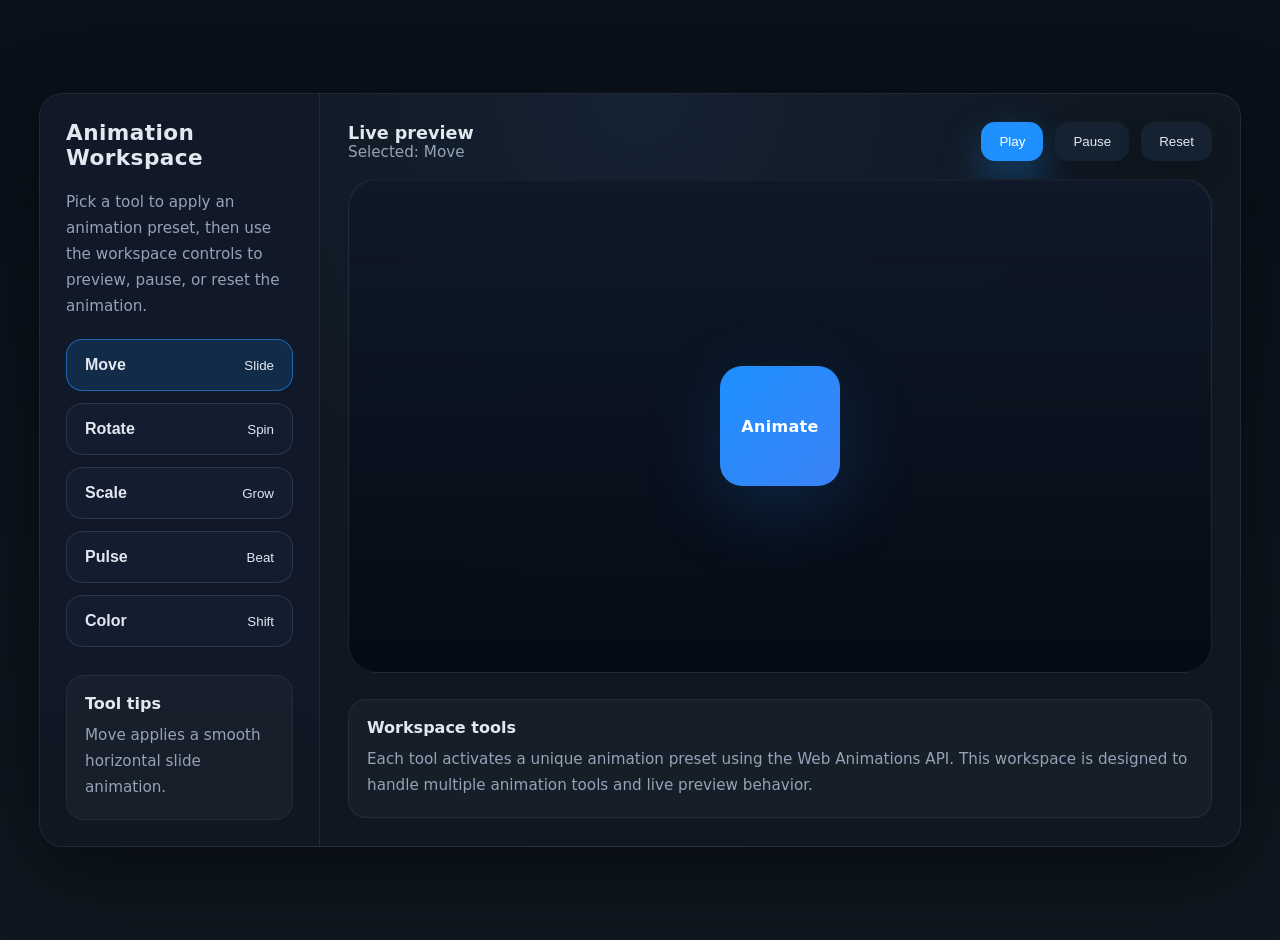
<file: Untitled-1.html>
<!doctype html>
<html lang="en">
<head>
	<meta charset="utf-8" />
	<meta name="viewport" content="width=device-width,initial-scale=1" />
	<title>Animation Workspace</title>
	<style>
		:root{--bg:#0f1720;--panel:#111827;--accent:#1e90ff;--surface:#152232;--text:#e2e8f0;--muted:#94a3b8}
		html,body{height:100%;margin:0;font-family:system-ui,system-ui,-apple-system,Segoe UI,Roboto,sans-serif;background:linear-gradient(180deg,#08101a,#0f1720);color:var(--text)}
		body{display:flex;align-items:center;justify-content:center;padding:20px}
		.app{width:min(1200px,100%);min-height:680px;background:radial-gradient(circle at top,#152232 0%,#0f1720 55%);border:1px solid rgba(255,255,255,.08);border-radius:24px;overflow:hidden;display:grid;grid-template-columns:280px 1fr;box-shadow:0 24px 80px rgba(0,0,0,.45)}
		.sidebar{padding:26px;display:flex;flex-direction:column;gap:20px;background:linear-gradient(180deg,#111827,#111827 75%,#0f1720);border-right:1px solid rgba(255,255,255,.08)}
		.header{font-size:1.35rem;font-weight:700;letter-spacing:.02em}
		.description{color:var(--muted);line-height:1.7;font-size:.95rem}
		.tools{display:grid;gap:12px}
		.tool{border:1px solid rgba(148,163,184,.18);background:#141d2f;color:var(--text);padding:16px 18px;border-radius:16px;cursor:pointer;transition:transform .24s,background .24s,border-color .24s;display:flex;align-items:center;justify-content:space-between}
		.tool:hover{transform:translateY(-2px);border-color:rgba(30,144,255,.45)}
		.tool.active{background:rgba(30,144,255,.16);border-color:rgba(30,144,255,.6)}
		.tool strong{font-size:1rem}
		.preview{padding:28px;display:flex;flex-direction:column;gap:18px;position:relative}
		.preview-header{display:flex;align-items:center;justify-content:space-between;gap:12px}
		.preview-title{font-size:1.1rem;font-weight:700}
		.status{font-size:.95rem;color:var(--muted)}
		.stage{flex:1;background:linear-gradient(180deg,rgba(16,25,40,.98),rgba(4,10,20,.9));border:1px solid rgba(255,255,255,.08);border-radius:28px;position:relative;overflow:hidden;display:flex;align-items:center;justify-content:center;box-shadow:inset 0 0 0 1px rgba(255,255,255,.02)}
		.shape{width:120px;height:120px;background:linear-gradient(135deg,#1e90ff,#3b82f6);border-radius:22px;display:grid;place-items:center;color:#fff;font-weight:700;letter-spacing:.02em;box-shadow:0 24px 80px rgba(30,144,255,.18);transform:translateX(0)}
		.controls{display:flex;gap:12px;flex-wrap:wrap}
		.button{padding:12px 18px;border:none;border-radius:14px;background:var(--surface);color:var(--text);cursor:pointer;transition:transform .24s,background .24s,box-shadow .24s;box-shadow:0 12px 30px rgba(0,0,0,.16)}
		.button:hover{transform:translateY(-2px);background:rgba(30,144,255,.12)}
		.button.primary{background:var(--accent);color:#fff;box-shadow:0 18px 40px rgba(30,144,255,.35)}
		.panel{margin-top:8px;padding:18px;background:rgba(255,255,255,.03);border:1px solid rgba(255,255,255,.06);border-radius:18px}
		.panel h3{margin:0 0 10px;font-size:1rem;font-weight:700}
		.panel p{margin:0;color:var(--muted);line-height:1.7;font-size:.95rem}
		@media(max-width:900px){.app{grid-template-columns:1fr;min-height:auto}.sidebar{border-right:none;border-bottom:1px solid rgba(255,255,255,.06)}}
	</style>
</head>
<body>
	<div class="app">
		<aside class="sidebar">
			<div class="header">Animation Workspace</div>
			<div class="description">Pick a tool to apply an animation preset, then use the workspace controls to preview, pause, or reset the animation.</div>
			<div class="tools" id="tools">
				<button class="tool active" data-tool="move"><strong>Move</strong><span>Slide</span></button>
				<button class="tool" data-tool="rotate"><strong>Rotate</strong><span>Spin</span></button>
				<button class="tool" data-tool="scale"><strong>Scale</strong><span>Grow</span></button>
				<button class="tool" data-tool="pulse"><strong>Pulse</strong><span>Beat</span></button>
				<button class="tool" data-tool="color"><strong>Color</strong><span>Shift</span></button>
			</div>
			<div class="panel">
				
				<h3>Tool tips</h3>
				<p id="toolDescription">Move applies a smooth horizontal slide animation. Use Play to run the selected preset.</p>
			</div>
		</aside>
		<section class="preview">
			<div class="preview-header">
				<div>
					<div class="preview-title">Live preview</div>
					<div class="status" id="status">Selected: Move</div>
				</div>
				<div class="controls">
					<button class="button primary" id="play">Play</button>
					<button class="button" id="pause">Pause</button>
					<button class="button" id="reset">Reset</button>
				</div>
			</div>
			<div class="stage" id="stage">
				<div class="shape" id="shape">Animate</div>
			</div>
			<div class="panel">
				<h3>Workspace tools</h3>
				<p>Each tool activates a unique animation preset using the Web Animations API. This workspace is designed to handle multiple animation tools and live preview behavior.</p>
			</div>
		</section>
	</div>
	<script>
		const tools = document.querySelectorAll('.tool');
		const status = document.getElementById('status');
		const toolDescription = document.getElementById('toolDescription');
		const shape = document.getElementById('shape');
		const play = document.getElementById('play');
		const pause = document.getElementById('pause');
		const reset = document.getElementById('reset');

		const animations = {
			move: {
				desc: 'Move applies a smooth horizontal slide animation.',
				keyframes: [
					{transform:'translateX(0) rotate(0deg) scale(1)'},
					{transform:'translateX(180px) rotate(0deg) scale(1)'},
					{transform:'translateX(0) rotate(0deg) scale(1)'}
				],
				options:{duration:1500,iterations:2,easing:'ease-in-out'}
			},
			rotate:{
				desc:'Rotate spins the object around its center with a lively motion.',
				keyframes:[
					{transform:'translateX(0) rotate(0deg) scale(1)'},
					{transform:'translateX(0) rotate(360deg) scale(1)'}
				],
				options:{duration:1200,iterations:2,easing:'cubic-bezier(.35,.1,.75,1)'}
			},
			scale:{
				desc:'Scale enlarges and shrinks the object for a bounce effect.',
				keyframes:[
					{transform:'translateX(0) rotate(0deg) scale(1)'},
					{transform:'translateX(0) rotate(0deg) scale(1.5)'},
					{transform:'translateX(0) rotate(0deg) scale(1)'}
				],
				options:{duration:1000,iterations:3,easing:'ease-in-out'}
			},
			pulse:{
				desc:'Pulse creates a subtle heartbeat animation with softness and rhythm.',
				keyframes:[
					{transform:'translateX(0) rotate(0deg) scale(1)',boxShadow:'0 24px 80px rgba(30,144,255,.18)'},
					{transform:'translateX(0) rotate(0deg) scale(1.08)',boxShadow:'0 28px 96px rgba(30,144,255,.28)'},
					{transform:'translateX(0) rotate(0deg) scale(1)',boxShadow:'0 24px 80px rgba(30,144,255,.18)'}
				],
				options:{duration:1000,iterations:4,easing:'ease-in-out'}
			},
			color:{
				desc:'Color shifts the hue and brightness of the object for a dynamic visual effect.',
				keyframes:[
					{background:'linear-gradient(135deg,#1e90ff,#3b82f6)'},
					{background:'linear-gradient(135deg,#a855f7,#ec4899)'},
					{background:'linear-gradient(135deg,#1e90ff,#3b82f6)'}
				],
				options:{duration:1300,iterations:2,easing:'ease'}
			}
		};

		let currentTool='move';
		let currentAnimation=null;

		function setActiveTool(name){
			currentTool=name;
			tools.forEach(button=>button.classList.toggle('active',button.dataset.tool===name));
			status.textContent='Selected: '+name.charAt(0).toUpperCase()+name.slice(1);
			toolDescription.textContent=animations[name].desc;
			resetAnimation();
		}

		function resetAnimation(){
			if(currentAnimation){currentAnimation.cancel();currentAnimation=null}
			shape.style.transform='translateX(0) rotate(0deg) scale(1)';
			shape.style.background='linear-gradient(135deg,#1e90ff,#3b82f6)';
			shape.style.boxShadow='0 24px 80px rgba(30,144,255,.18)';
		}

		function playAnimation(){
			if(currentAnimation){currentAnimation.cancel()}
			currentAnimation=shape.animate(animations[currentTool].keyframes,animations[currentTool].options);
		}

		tools.forEach(tool=>tool.addEventListener('click',()=>setActiveTool(tool.dataset.tool)));
		play.addEventListener('click',playAnimation);
		pause.addEventListener('click',()=>{if(currentAnimation)currentAnimation.pause()});
		reset.addEventListener('click',resetAnimation);
		setActiveTool(currentTool);
		function newframe(){
			console.log("new frame created");
			addFrame();
			frame =frame + 1;
			tools = [pencil,eraser,fill,select,pose,line,circle,rect,text];


		}
	</script>
</body>
</html>
</file>
